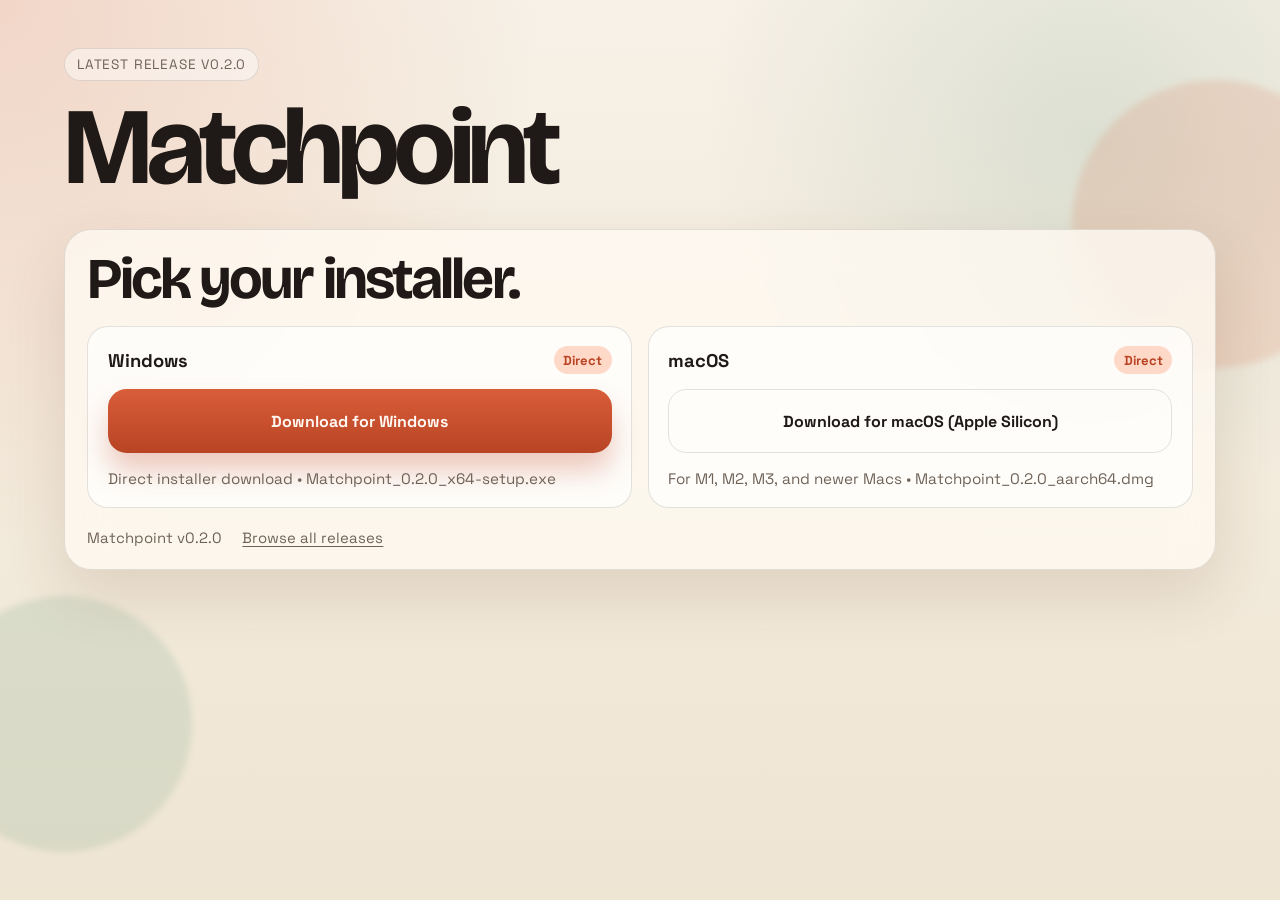
<file: index.html>
<!DOCTYPE html>
<html lang="en">
  <head>
    <meta charset="utf-8" />
    <meta name="viewport" content="width=device-width, initial-scale=1" />
    <title>Matchpoint Downloads</title>
    <meta
      name="description"
      content="Direct downloads for the latest Matchpoint desktop installers."
    />
    <link rel="preconnect" href="https://fonts.googleapis.com" />
    <link rel="preconnect" href="https://fonts.gstatic.com" crossorigin />
    <link
      href="https://fonts.googleapis.com/css2?family=Bricolage+Grotesque:wght@500;700;800&family=Space+Grotesk:wght@400;500;700&display=swap"
      rel="stylesheet"
    />
    <link rel="stylesheet" href="site.css" />
    <script src="download-config.js"></script>
  </head>
  <body>
    <main class="shell">
      <section class="hero">
        <div class="eyebrow" id="release-tag">Latest release</div>
        <h1 class="headline" id="product-name">Matchpoint</h1>
      </section>

      <section class="panel" aria-labelledby="downloads-heading">
        <h2 id="downloads-heading" class="headline" style="font-size: clamp(2rem, 6vw, 3.6rem); max-width: 16ch; margin: 0;">
          Pick your installer.
        </h2>

        <div class="download-grid">
          <article class="download-card">
            <div class="platform">
              <strong>Windows</strong>
              <span class="badge">Direct</span>
            </div>
            <a id="windows-download" class="download-button" href="#">
              Download for Windows
            </a>
            <p id="windows-helper" class="helper"></p>
          </article>

          <article class="download-card">
            <div class="platform">
              <strong>macOS</strong>
              <span class="badge">Direct</span>
            </div>
            <a id="macos-download" class="download-button secondary" href="#">
              Download for macOS
            </a>
            <p id="macos-helper" class="helper"></p>
          </article>
        </div>

        <div class="fine-print">
          <span id="version-line"></span>
          <a class="page-link" href="releases/">Browse all releases</a>
        </div>
      </section>
    </main>

    <script>
      const config = window.MATCHPOINT_DOWNLOAD_CONFIG;

      if (!config) {
        throw new Error("Missing MATCHPOINT_DOWNLOAD_CONFIG.");
      }

      const release = config.releases.find(
        (item) => item.version === config.latestRelease,
      );

      if (!release) {
        throw new Error(`Latest release ${config.latestRelease} is not configured.`);
      }

      const releaseBase = `https://github.com/${config.owner}/${config.repository}/releases`;
      const directBase = `${releaseBase}/download/${release.version}`;

      const assets = {
        windows: {
          ...release.assets.windows,
          url: `${directBase}/${release.assets.windows.fileName}`,
        },
        macos: {
          ...release.assets.macos,
          url: `${directBase}/${release.assets.macos.fileName}`,
        },
      };

      document.title = `${config.productName} Downloads`;
      document.getElementById("product-name").textContent = config.productName;
      document.getElementById("release-tag").textContent = `Latest release ${release.version}`;
      document.getElementById("version-line").textContent = `${config.productName} ${release.version}`;

      const windowsLink = document.getElementById("windows-download");
      windowsLink.href = assets.windows.url;
      windowsLink.setAttribute("download", "");
      windowsLink.textContent = assets.windows.label;
      document.getElementById("windows-helper").textContent = `${assets.windows.helper} • ${assets.windows.fileName}`;

      const macosLink = document.getElementById("macos-download");
      macosLink.href = assets.macos.url;
      macosLink.setAttribute("download", "");
      macosLink.textContent = assets.macos.label;
      document.getElementById("macos-helper").textContent = `${assets.macos.helper} • ${assets.macos.fileName}`;
    </script>
  </body>
</html>
</file>
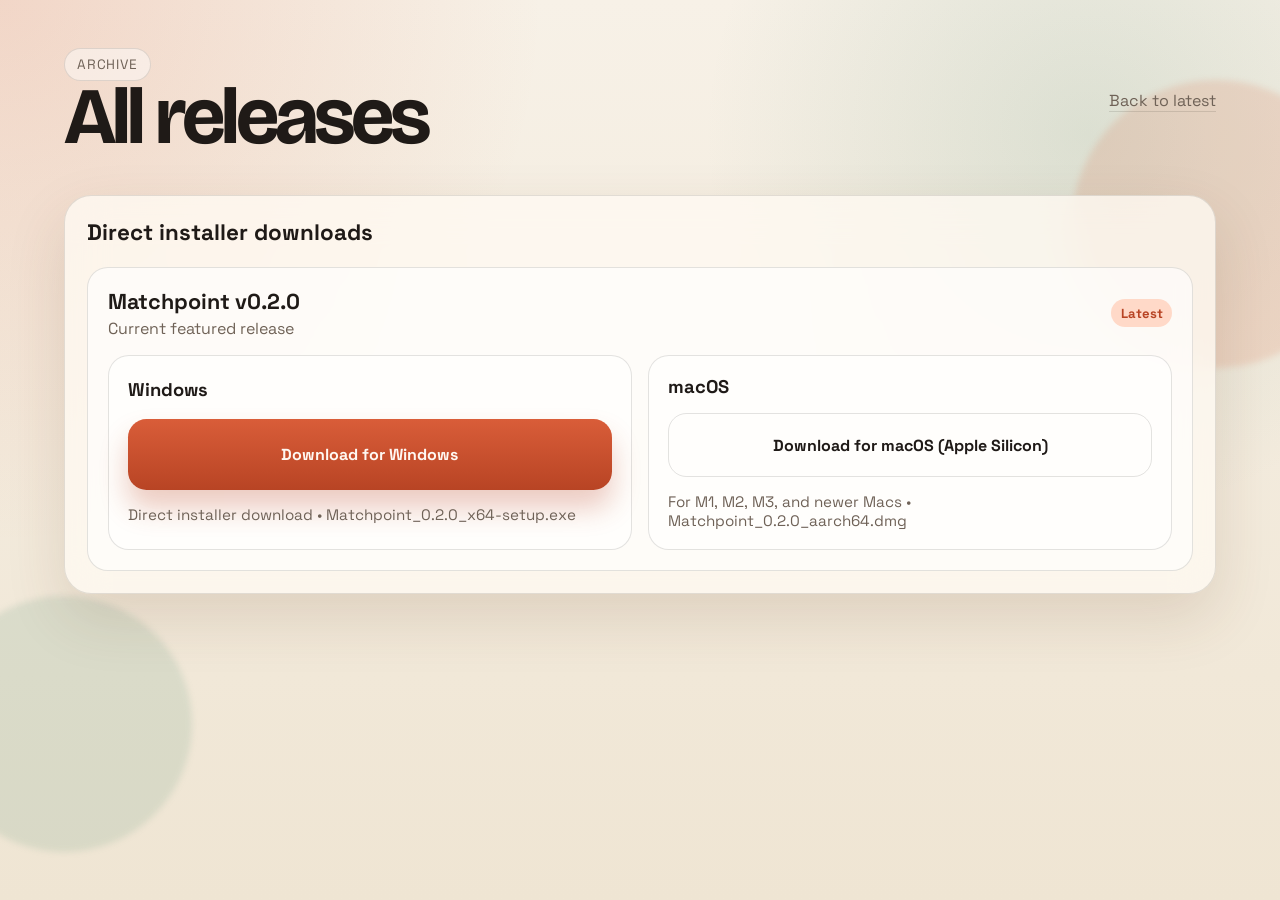
<file: releases/index.html>
<!DOCTYPE html>
<html lang="en">
  <head>
    <meta charset="utf-8" />
    <meta name="viewport" content="width=device-width, initial-scale=1" />
    <title>All Matchpoint Releases</title>
    <meta
      name="description"
      content="Direct downloads for all published Matchpoint desktop installers."
    />
    <link rel="preconnect" href="https://fonts.googleapis.com" />
    <link rel="preconnect" href="https://fonts.gstatic.com" crossorigin />
    <link
      href="https://fonts.googleapis.com/css2?family=Bricolage+Grotesque:wght@500;700;800&family=Space+Grotesk:wght@400;500;700&display=swap"
      rel="stylesheet"
    />
    <link rel="stylesheet" href="../site.css" />
    <script src="../download-config.js"></script>
  </head>
  <body>
    <main class="shell">
      <section class="hero">
        <div class="page-header">
          <div>
            <div class="eyebrow">Archive</div>
            <h1 class="headline" style="font-size: clamp(2.6rem, 8vw, 5rem); max-width: 10ch;">
              All releases
            </h1>
          </div>
          <a href="../">Back to latest</a>
        </div>
      </section>

      <section class="panel" aria-labelledby="all-releases-heading">
        <h2 id="all-releases-heading" style="margin: 0; font-size: 1.4rem;">
          Direct installer downloads
        </h2>
        <div id="release-list" class="release-list"></div>
      </section>
    </main>

    <script>
      const config = window.MATCHPOINT_DOWNLOAD_CONFIG;

      if (!config) {
        throw new Error("Missing MATCHPOINT_DOWNLOAD_CONFIG.");
      }

      const releaseBase = `https://github.com/${config.owner}/${config.repository}/releases/download`;
      const releaseList = document.getElementById("release-list");

      for (const release of config.releases) {
        const isLatest = release.version === config.latestRelease;
        const section = document.createElement("article");
        section.className = "release-section";

        const heading = document.createElement("div");
        heading.className = "release-heading";

        const titleBlock = document.createElement("div");
        const title = document.createElement("h3");
        title.textContent = `${config.productName} ${release.version}`;
        const subtitle = document.createElement("p");
        subtitle.textContent = isLatest ? "Current featured release" : "Previous release";
        titleBlock.append(title, subtitle);

        heading.append(titleBlock);
        if (isLatest) {
          const badge = document.createElement("span");
          badge.className = "badge";
          badge.textContent = "Latest";
          heading.append(badge);
        }

        const grid = document.createElement("div");
        grid.className = "download-grid";

        for (const platformName of ["windows", "macos"]) {
          const asset = release.assets[platformName];
          if (!asset) {
            continue;
          }

          const card = document.createElement("article");
          card.className = "download-card";

          const platform = document.createElement("div");
          platform.className = "platform";

          const strong = document.createElement("strong");
          strong.textContent = platformName === "windows" ? "Windows" : "macOS";
          platform.append(strong);

          const link = document.createElement("a");
          link.className =
            platformName === "windows" ? "download-button" : "download-button secondary";
          link.href = `${releaseBase}/${release.version}/${asset.fileName}`;
          link.textContent = asset.label;
          link.setAttribute("download", "");

          const helper = document.createElement("p");
          helper.className = "helper";
          helper.textContent = `${asset.helper} • ${asset.fileName}`;

          card.append(platform, link, helper);
          grid.append(card);
        }

        section.append(heading, grid);
        releaseList.append(section);
      }
    </script>
  </body>
</html>
</file>
<file: site.css>
:root {
  --bg: #f5efe3;
  --paper: rgba(255, 250, 242, 0.78);
  --ink: #1f1a17;
  --muted: #6f6257;
  --line: rgba(31, 26, 23, 0.12);
  --accent: #d95d39;
  --accent-strong: #b84424;
  --accent-soft: #ffd9c8;
  --shadow: 0 24px 60px rgba(97, 54, 28, 0.14);
}

* {
  box-sizing: border-box;
}

html {
  min-height: 100%;
  background:
    radial-gradient(circle at top left, rgba(217, 93, 57, 0.18), transparent 34rem),
    radial-gradient(circle at 85% 15%, rgba(83, 140, 113, 0.16), transparent 24rem),
    linear-gradient(180deg, #f7f1e7 0%, #efe5d3 100%);
}

body {
  margin: 0;
  min-height: 100vh;
  color: var(--ink);
  font-family: "Space Grotesk", "Segoe UI", sans-serif;
}

body::before,
body::after {
  content: "";
  position: fixed;
  inset: auto;
  pointer-events: none;
  z-index: 0;
  border-radius: 999px;
  filter: blur(3px);
}

body::before {
  width: 18rem;
  height: 18rem;
  top: 5rem;
  right: -5rem;
  background: rgba(217, 93, 57, 0.15);
}

body::after {
  width: 16rem;
  height: 16rem;
  bottom: 3rem;
  left: -4rem;
  background: rgba(83, 140, 113, 0.14);
}

.shell {
  position: relative;
  z-index: 1;
  width: min(72rem, calc(100% - 2rem));
  margin: 0 auto;
  padding: 2rem 0 4rem;
}

.hero {
  display: grid;
  gap: 1rem;
  padding: 1rem 0 2rem;
}

.eyebrow {
  width: fit-content;
  padding: 0.45rem 0.75rem;
  border: 1px solid var(--line);
  border-radius: 999px;
  background: rgba(255, 255, 255, 0.45);
  color: var(--muted);
  font-size: 0.85rem;
  letter-spacing: 0.06em;
  text-transform: uppercase;
}

.headline {
  margin: 0;
  max-width: 12ch;
  font-family: "Bricolage Grotesque", "Space Grotesk", sans-serif;
  font-size: clamp(3.2rem, 10vw, 6.8rem);
  line-height: 0.92;
  letter-spacing: -0.05em;
}

.panel {
  display: grid;
  gap: 1.25rem;
  padding: 1.4rem;
  border: 1px solid var(--line);
  border-radius: 1.7rem;
  background: var(--paper);
  box-shadow: var(--shadow);
  backdrop-filter: blur(20px);
}

.download-grid {
  display: grid;
  grid-template-columns: repeat(2, minmax(0, 1fr));
  gap: 1rem;
}

.download-card {
  display: grid;
  gap: 0.95rem;
  padding: 1.2rem;
  border-radius: 1.3rem;
  border: 1px solid var(--line);
  background: rgba(255, 255, 255, 0.65);
}

.platform {
  display: flex;
  align-items: center;
  justify-content: space-between;
  gap: 1rem;
}

.platform strong {
  font-size: 1.15rem;
}

.badge {
  padding: 0.35rem 0.6rem;
  border-radius: 999px;
  background: var(--accent-soft);
  color: var(--accent-strong);
  font-size: 0.82rem;
  font-weight: 700;
}

.download-button {
  display: inline-flex;
  align-items: center;
  justify-content: center;
  min-height: 4rem;
  padding: 1rem 1.2rem;
  border-radius: 1.15rem;
  background: linear-gradient(180deg, var(--accent) 0%, var(--accent-strong) 100%);
  color: #fff8f2;
  font-size: 1rem;
  font-weight: 700;
  text-decoration: none;
  text-align: center;
  box-shadow: 0 18px 28px rgba(185, 68, 36, 0.28);
  transition: transform 140ms ease, box-shadow 140ms ease, filter 140ms ease;
}

.download-button:hover,
.download-button:focus-visible {
  transform: translateY(-1px);
  box-shadow: 0 22px 34px rgba(185, 68, 36, 0.34);
  filter: saturate(1.05);
}

.download-button.secondary {
  background: transparent;
  color: var(--ink);
  border: 1px solid var(--line);
  box-shadow: none;
}

.helper {
  margin: 0;
  color: var(--muted);
  font-size: 0.95rem;
}

.fine-print {
  display: flex;
  flex-wrap: wrap;
  gap: 0.8rem 1.25rem;
  color: var(--muted);
  font-size: 0.93rem;
}

.fine-print a,
.page-link {
  color: inherit;
}

.page-link {
  text-decoration: underline;
  text-underline-offset: 0.18em;
}

.release-list {
  display: grid;
  gap: 1rem;
}

.release-section {
  display: grid;
  gap: 1rem;
  padding: 1.2rem;
  border-radius: 1.3rem;
  border: 1px solid var(--line);
  background: rgba(255, 255, 255, 0.62);
}

.release-heading {
  display: flex;
  align-items: center;
  justify-content: space-between;
  gap: 1rem;
}

.release-heading h3 {
  margin: 0;
  font-size: 1.35rem;
}

.release-heading p {
  margin: 0.2rem 0 0;
  color: var(--muted);
}

.page-header {
  display: flex;
  align-items: center;
  justify-content: space-between;
  gap: 1rem;
  margin-bottom: 0.5rem;
}

.page-header h1 {
  margin: 0;
}

.page-header a {
  color: var(--muted);
  text-decoration: none;
  border-bottom: 1px solid var(--line);
}

.page-header a:hover,
.page-header a:focus-visible {
  color: var(--ink);
}

@media (max-width: 800px) {
  .shell {
    width: min(100% - 1rem, 44rem);
    padding-bottom: 2.5rem;
  }

  .download-grid {
    grid-template-columns: 1fr;
  }

  .panel {
    padding: 1rem;
  }

  .page-header,
  .release-heading {
    align-items: flex-start;
    flex-direction: column;
  }
}
</file>
